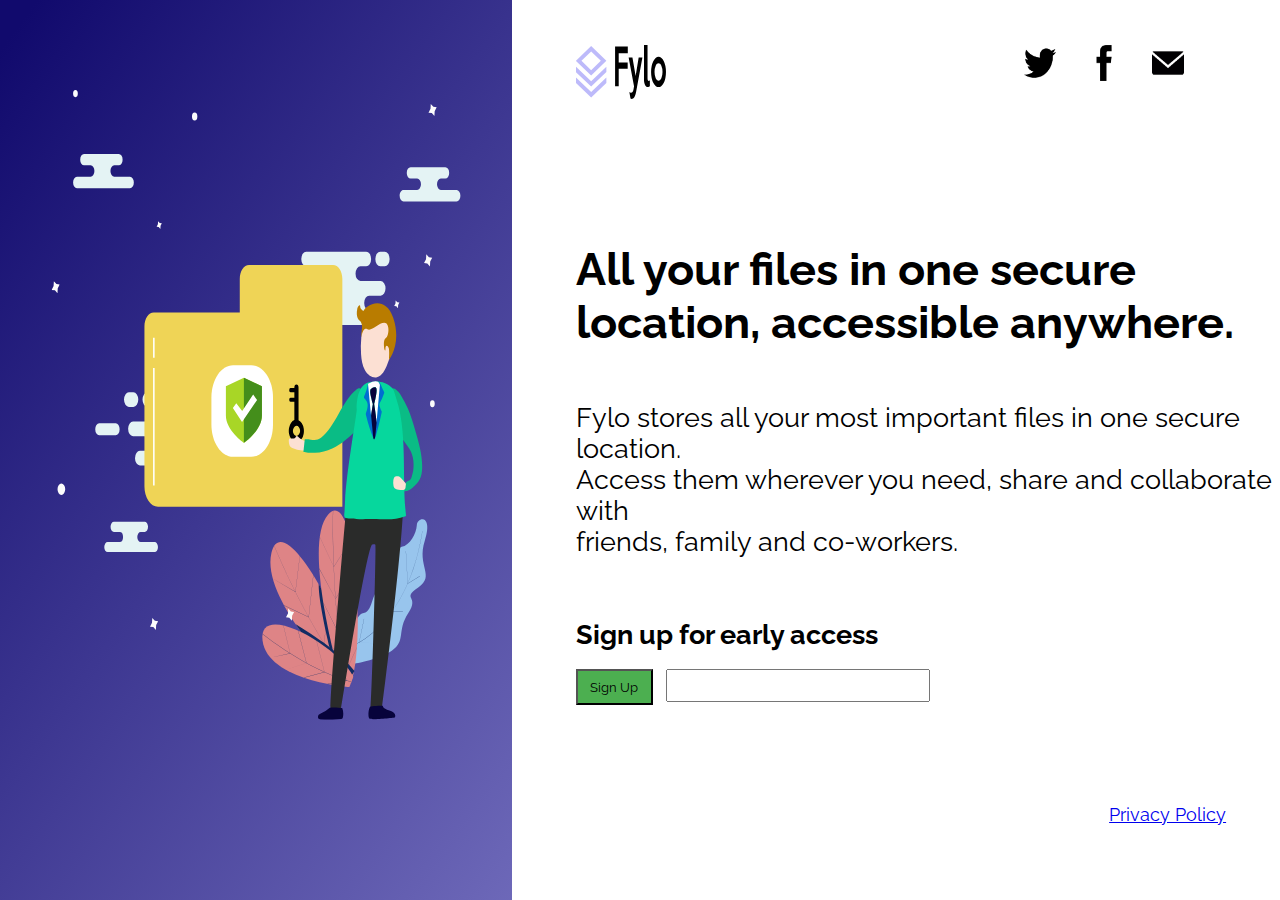
<file: index.html>
<!DOCTYPE html>
<html>
    <head>
        <title></title>

        <link rel = "stylesheet" href="cc.css">
        <link href="https://fonts.googleapis.com/css?family=Raleway&display=swap" rel="stylesheet">
    </head>
    
    <body>
        <div class="col1" >
            <img src="bg-intro.svg" class = "bgimg">
            <img src="illustration-main.svg" class="image3">
        </div>
        
        <div class="col2">
            <div class="head">
                <div class="image">
                    <img src ="logo.svg" class="logo">
                </div>
                <div class="image2">
                    <a href="#mail">
                        
                        <img src="mail.png" class="mail">
                    </a>
                </div>
                <div class="image2">
                    <a href="#facebook">
                            
                        <img src="facebook.png" class="fb">
                    </a>
                </div>
                <div class="image2">
                    <a href="#twitter">
                                
                        <img src="twitter.png" class="twitter">
                    </a>
                </div>
            </div>
            <br>
            <br>
            <div class = "content">
                <div class="up">
                <b>
                    <font >
                All your files in one secure <br>location, accessible anywhere.
                </font></b>
               <br><br> 
             </div>
                <div class="body">
                   Fylo stores all your most important files in one secure location.<br>
                   Access them wherever you need, share and collaborate with<br>
                   friends, family and co-workers.
                
                   <br><br><br>
                  <b>Sign up for early access</b>
                
                </div>
               <div>
               <br> <input type = "text" class="textfield">
                <button class="button">Sign Up</button>
              </div>
        
             <footer class="footer">
                <a href="#privacypolicy">Privacy Policy</a>
             </footer>
             </div>
         </div>
    </body>
</html>
</file>
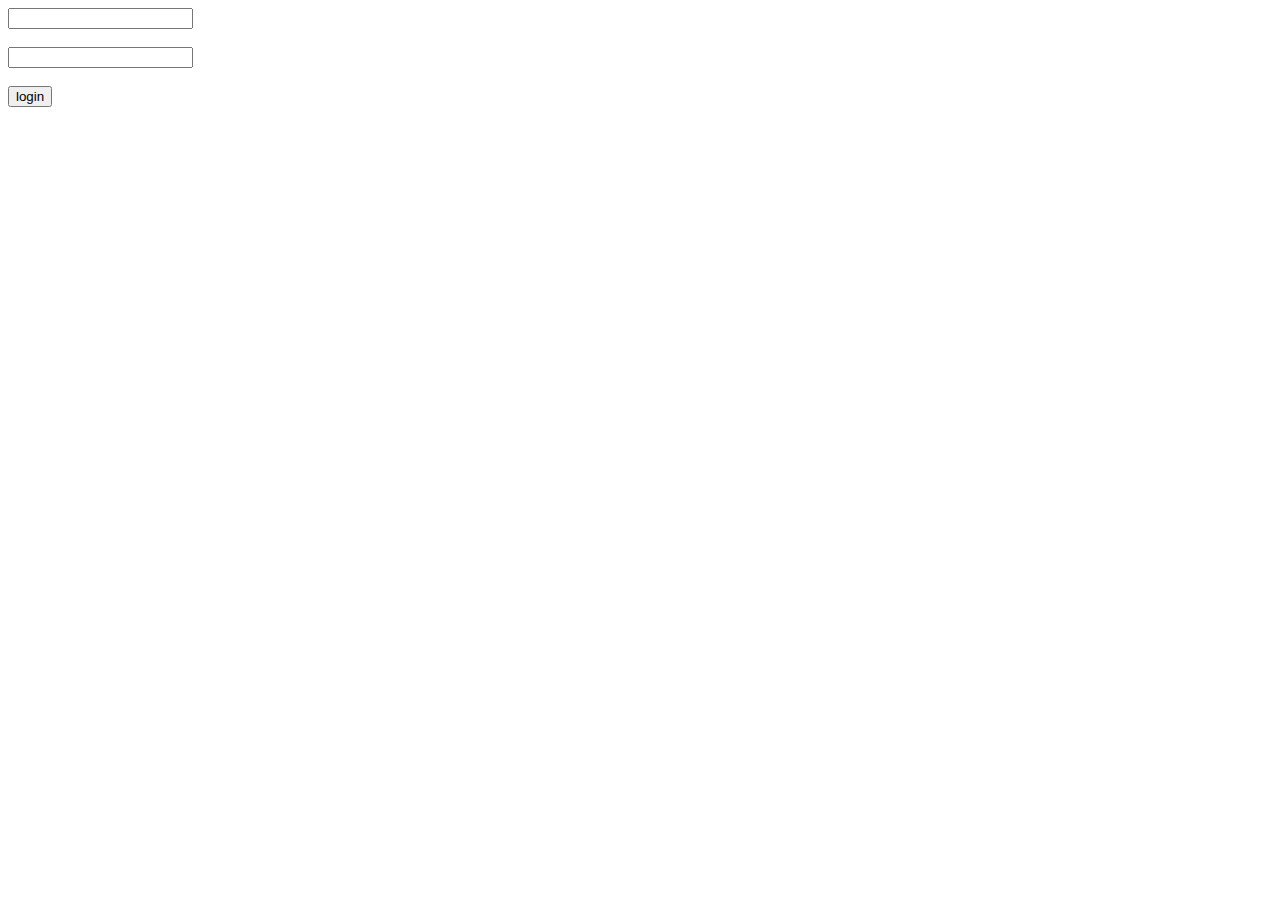
<file: register.html>
<html>
<head>
<title></title>
<meta name="viewport" content="width=device-width, initial-scale=1.0" />
</head>

<body>
    <div>
<input type="text" id="username" name="username"><br><br>
<input type="password" id="password" name="password"><br><br>
<input type="button" onclick=" myfunction() " value="login"/>
</div>

<script>
     function myfunction() {
        var postdata = {
        name: document.getElementById('username').val,
       job: document.getElementById('password').val  
        };
        var obj = JSON.stringify('postdata');
    
  let xhttp = new XMLHttpRequest();
  xhttp.open('POST', 'https://reqres.in/api/register', true);
  xhttp.setRequestHeader("Content-type","application/json");
    xhttp.onload = function(){
     if (this.readyState == 4 && this.status == 200) {
        console.log(this.responseText);
       document.getElementById("random").innerHTML = this.responseText;
     
      }
      }
     
      xhttp.send(obj);
      }
     
      
    </script>
</body>
</html>
</file>
<file: cc.css>
body{
    font-family: 'Raleway', sans-serif;
}

.col1{
    position: absolute;
    top: 0;
    left: 0;
    width: 40%;
    height: 100vh;
    margin: 0;
    overflow: hidden;

}
.bgimg{
    left: 0;
    top: 0;
    position: absolute;
    height: 130vh;
    width: 40vw;
    z-index: -10;
    
    
}
 .logo{
     position: absolute;
    left: 45vw;
    top: 5vh;
    height: 6vh;
    width: 7vw;
}
.fb{
    position: absolute;
    left: 85vw;
    top: 5vh;
    height: 4vh;
    width: 2.5vw;
}
.mail{ position: absolute;
    left: 90vw;
    top: 5vh;
    height: 4vh;
    width: 2.5vw;
}
.twitter{ position: absolute;
    left: 80vw;
    top: 5vh;
    height: 4vh;
    width: 2.5vw;
}
.col2{
    display: inline-block;
    vertical-align: top;
}

.head{
    margin: 5%;
}

.image{
    display: inline-block;
    margin: 1%;

}

.content{
    position: absolute;
    top: 27vh;
    left: 45vw;
    margin: auto;
 
    
}
.up{font-size: 5vh;

}
.body{
   
    font-size: 3vh;
}

.button{
    position: absolute;
    background-color: #4CAF50;
       text-align: center;
     padding:1%1%; 
       font-size: 80%; 
    width: 6vw;
    height: 4vh;
    font-family: 'Raleway', sans-serif;
   
   
}

.textfield{
    width: 20vw;
    height: 3vh;
position: absolute;
left: 7vw;

}

.footer{
    position: absolute;
    width: 30vh;
    font-size: 2vh;
    float: right;
    margin:3%;
    left: 40vw;
    top: 60vh;

}

.image3{

    display: block;
    margin: 10vh auto;
    width: 80%;
    height: 70%;
}

/*for mobile phones*/



@media screen and (max-width: 500px) 
{
    .col1{position: absolute;
        top: 0;
        left: 0;
        height:70vh;
        width:100vw


    }
    .bgimg{
       top: 0;
       left: 0;
       height: 70vh;
       width: 100vw;
   }
   .logo{
       position: absolute;
       top: 3vh;
       left: 5vw;
       height: 4.5vh;
       width: 20vw;
   }
   
   .content{
       position:absolute;
       width: 90vw;
       left: 5vw;
       top: 70vh;
   }
  .image3{
      position: absolute;
      top:0;
      left: 20vw;
      height: 50vh;
      width: 60vw;
  }
  .button{
 position: absolute;
 width: 14vw;
 
  }
  .textfield{
      position: absolute;
      left: 15vw;
      width: 35vw;
  }
  .footer{position: absolute;
    left: 70vw;

  }

}
</file>
